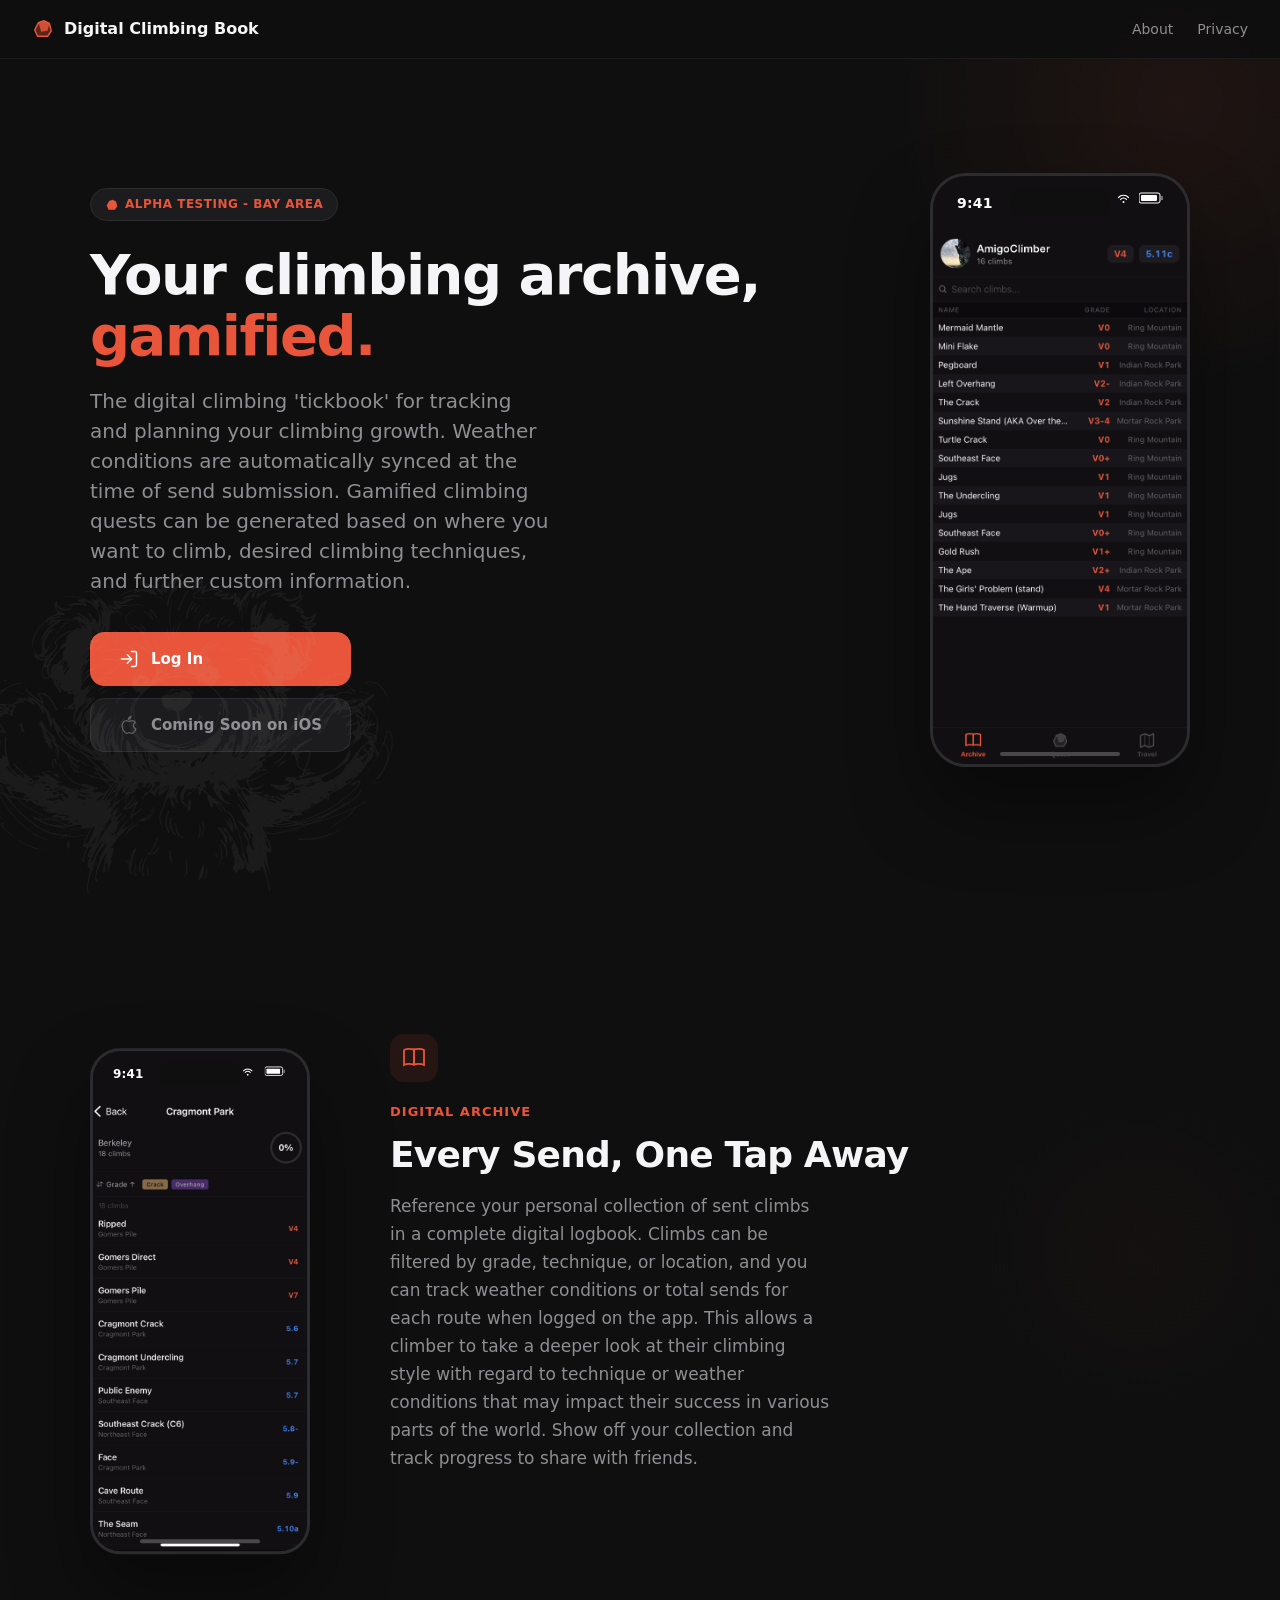
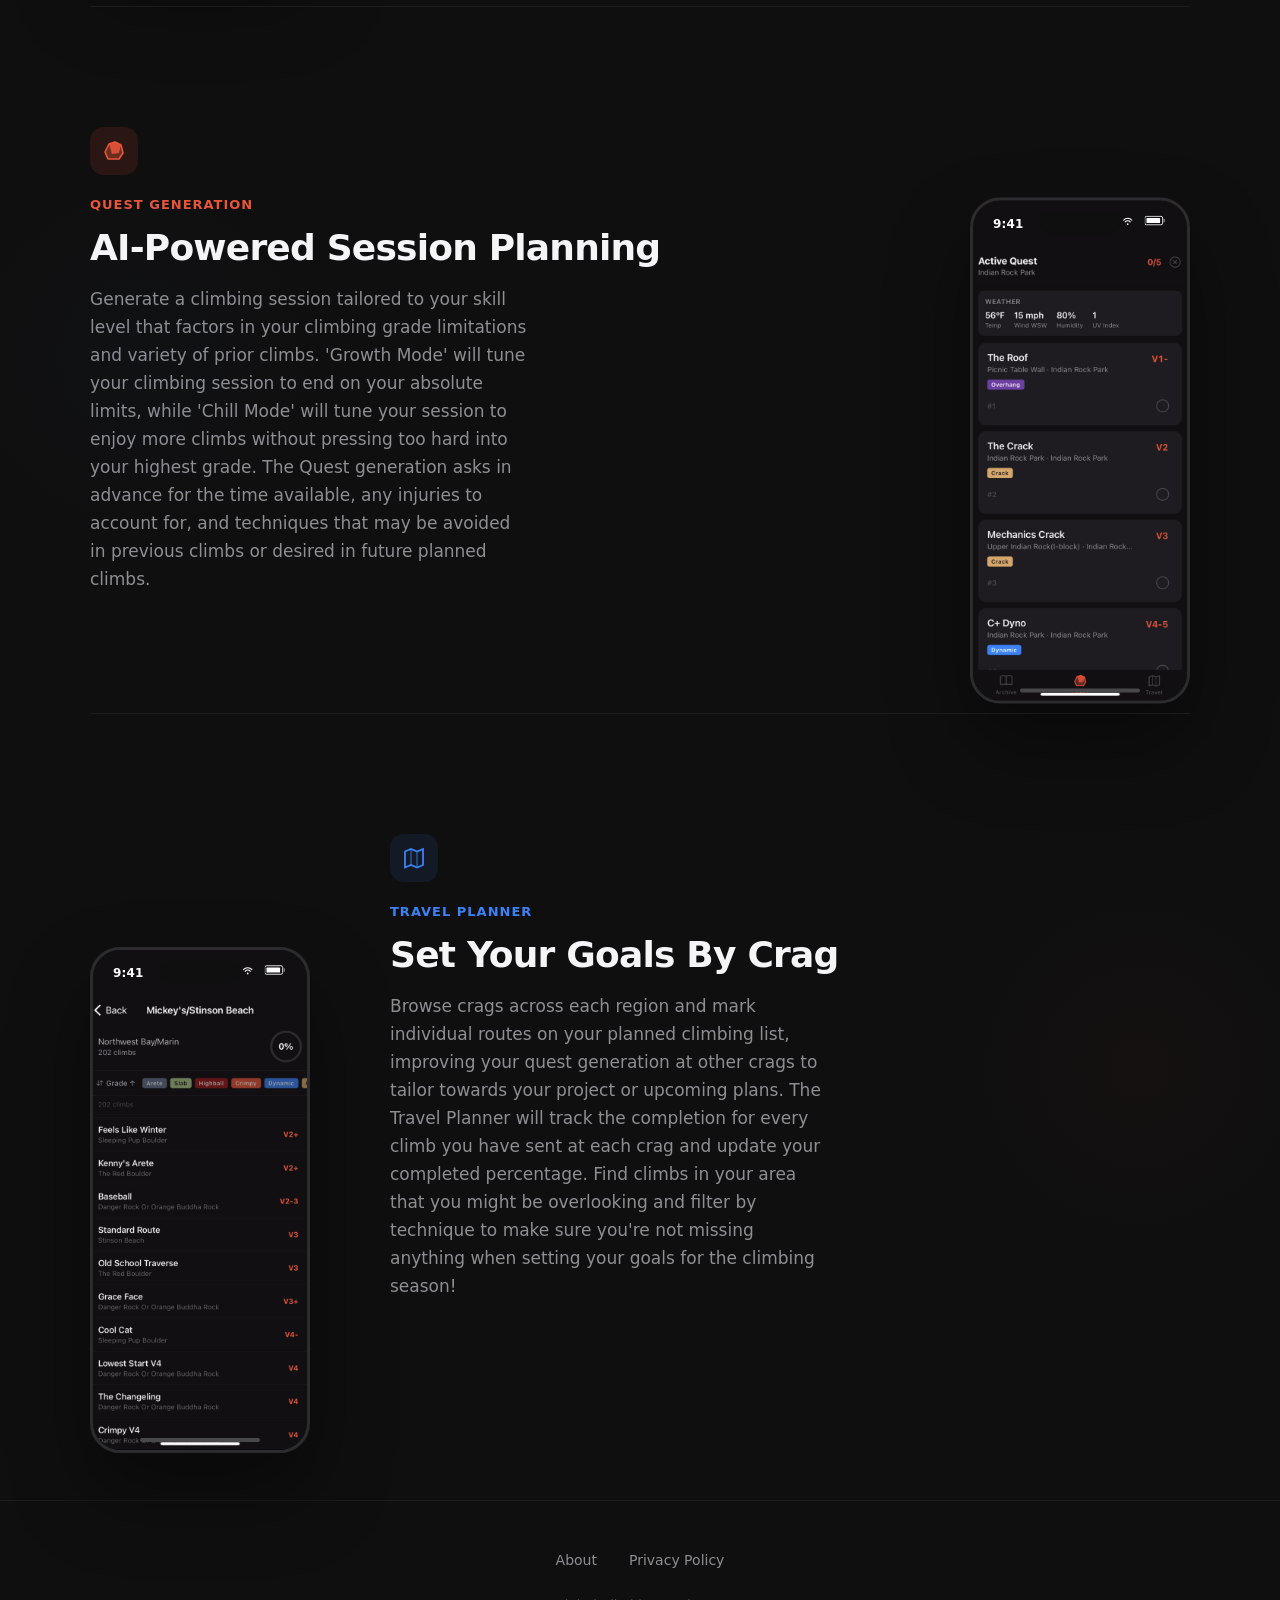
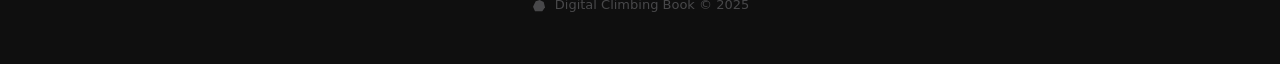
<file: index.html>
<!DOCTYPE html>
<html lang="en">
<head>
  <meta charset="UTF-8">
  <meta name="viewport" content="width=device-width, initial-scale=1.0">
  <title>Digital Climbing Book</title>
  <meta name="description" content="The digital logbook for Bay Area climbers. Track sends, plan sessions with AI, and discover crags across 5 regions.">
  <link rel="stylesheet" href="css/style.css">
  <link rel="icon" type="image/png" sizes="32x32" href="img/favicon.png">
  <link rel="apple-touch-icon" sizes="180x180" href="img/icon-180.png">
</head>
<body>

  <!-- Nav -->
  <nav class="site-nav">
    <a href="/" class="nav-logo">
      <svg width="22" height="22" viewBox="0 0 24 24" fill="none">
        <polygon points="6,20 3,13 7,5 13,3 19,6 21,14 17,20" fill="#E8553A" opacity="0.35"/>
        <polygon points="7,5 13,3 19,6 17,14 10,15" fill="#E8553A" opacity="0.85"/>
        <polygon points="6,20 3,13 7,5 13,3 19,6 21,14 17,20" stroke="#E8553A" stroke-width="1.6" stroke-linejoin="round" fill="none"/>
      </svg>
      <span>Digital Climbing Book</span>
    </a>
    <div class="nav-links">
      <a href="about.html">About</a>
      <a href="privacy.html">Privacy</a>
    </div>
  </nav>

  <!-- Hero -->
  <section class="hero">
    <div class="hero-bear-glow"></div>
    <div class="hero-content">
      <div class="hero-text">
        <div class="hero-badge">
          <svg width="14" height="14" viewBox="0 0 24 24" fill="none">
            <polygon points="6,20 3,13 7,5 13,3 19,6 21,14 17,20" fill="#E8553A"/>
          </svg>
          Alpha Testing - Bay Area
        </div>
        <h1 class="hero-title">Your climbing archive, <span class="accent">gamified.</span></h1>
        <p class="hero-subtitle">The digital climbing 'tickbook' for tracking and planning your climbing growth. Weather conditions are automatically synced at the time of send submission. Gamified climbing quests can be generated based on where you want to climb, desired climbing techniques, and further custom information.</p>
        <div class="hero-cta-group">
          <a href="https://www.digitalclimbingbook.com/app" class="hero-cta hero-cta-login">
            <svg width="20" height="20" viewBox="0 0 24 24" fill="none">
              <path d="M15 3h4a2 2 0 0 1 2 2v14a2 2 0 0 1-2 2h-4" stroke="#FFF" stroke-width="1.8" stroke-linecap="round" stroke-linejoin="round"/>
              <polyline points="10 17 15 12 10 7" stroke="#FFF" stroke-width="1.8" stroke-linecap="round" stroke-linejoin="round"/>
              <line x1="15" y1="12" x2="3" y2="12" stroke="#FFF" stroke-width="1.8" stroke-linecap="round" stroke-linejoin="round"/>
            </svg>
            Log In
          </a>
          <div class="hero-cta hero-cta-ios">
            <svg width="20" height="20" viewBox="0 0 24 24" fill="none">
              <path d="M18.71 19.5c-.83 1.24-1.71 2.45-3.05 2.47-1.34.03-1.77-.79-3.29-.79-1.53 0-2 .77-3.27.81-1.31.05-2.3-1.32-3.14-2.53C4.25 17 2.94 12.45 4.7 9.39c.87-1.52 2.43-2.48 4.12-2.51 1.28-.02 2.5.87 3.29.87.78 0 2.26-1.07 3.8-.91.65.03 2.47.26 3.64 1.98-.09.06-2.17 1.28-2.15 3.81.03 3.02 2.65 4.03 2.68 4.04-.03.07-.42 1.44-1.38 2.83" stroke="#8E8E93" stroke-width="1.5" fill="none"/>
              <path d="M15 1c.1 1.28-.38 2.55-1.17 3.43-.78.89-2.04 1.57-3.33 1.48-.12-1.24.46-2.55 1.19-3.37C12.46 1.67 13.76 1.05 15 1" fill="#8E8E93"/>
            </svg>
            Coming Soon on iOS
          </div>
        </div>
      </div>
      <div class="hero-phone">
        <div class="phone-mockup">
          <img src="img/screen-hero.png" alt="Digital Climbing Book app screenshot" class="phone-screen">
          <div class="phone-status-bar">
            <span class="status-time">9:41</span>
            <span class="status-icons">
              <svg width="16" height="11" viewBox="0 0 16 11"><path d="M1.5 4.5c2.5-3 7.5-3 10 0" stroke="#fff" stroke-width="1.2" fill="none" stroke-linecap="round"/><path d="M3.5 6.5c1.5-2 4.5-2 6 0" stroke="#fff" stroke-width="1.2" fill="none" stroke-linecap="round"/><circle cx="6.5" cy="9" r="1" fill="#fff"/></svg>
              <svg width="24" height="12" viewBox="0 0 24 12"><rect x="0" y="1" width="21" height="10" rx="2" stroke="#fff" stroke-width="1" fill="none"/><rect x="2" y="3" width="16" height="6" rx="1" fill="#fff"/><rect x="22" y="4" width="2" height="4" rx="0.5" fill="#fff" opacity="0.4"/></svg>
            </span>
          </div>
        </div>
      </div>
    </div>
  </section>

  <!-- Features -->
  <div class="features">

    <!-- 1. Archive -->
    <section class="feature-section" data-feature="archive">
      <div class="feature-phone">
        <div class="phone-mockup">
          <img src="img/screen-archive.png" alt="Digital Archive screen" class="phone-screen">
          <div class="phone-status-bar">
            <span class="status-time">9:41</span>
            <span class="status-icons">
              <svg width="16" height="11" viewBox="0 0 16 11"><path d="M1.5 4.5c2.5-3 7.5-3 10 0" stroke="#fff" stroke-width="1.2" fill="none" stroke-linecap="round"/><path d="M3.5 6.5c1.5-2 4.5-2 6 0" stroke="#fff" stroke-width="1.2" fill="none" stroke-linecap="round"/><circle cx="6.5" cy="9" r="1" fill="#fff"/></svg>
              <svg width="24" height="12" viewBox="0 0 24 12"><rect x="0" y="1" width="21" height="10" rx="2" stroke="#fff" stroke-width="1" fill="none"/><rect x="2" y="3" width="16" height="6" rx="1" fill="#fff"/><rect x="22" y="4" width="2" height="4" rx="0.5" fill="#fff" opacity="0.4"/></svg>
            </span>
          </div>
        </div>
      </div>
      <div class="feature-text">
        <div class="feature-icon">
          <svg width="24" height="24" viewBox="0 0 24 24" fill="none">
            <path d="M2 4c2-1 5-1.5 10-0.5v15c-5-1-8-0.5-10 0.5V4z" stroke="#E8553A" stroke-width="1.8" fill="none"/>
            <path d="M22 4c-2-1-5-1.5-10-0.5v15c5-1 8-0.5 10 0.5V4z" stroke="#E8553A" stroke-width="1.8" fill="none"/>
          </svg>
        </div>
        <div class="feature-label">Digital Archive</div>
        <h2 class="feature-title">Every Send, One Tap Away</h2>
        <p class="feature-desc">Reference your personal collection of sent climbs in a complete digital logbook. Climbs can be filtered by grade, technique, or location, and you can track weather conditions or total sends for each route when logged on the app. This allows a climber to take a deeper look at their climbing style with regard to technique or weather conditions that may impact their success in various parts of the world. Show off your collection and track progress to share with friends.</p>
      </div>
    </section>

    <!-- 2. Quest -->
    <section class="feature-section" data-feature="quest">
      <div class="feature-phone">
        <div class="phone-mockup">
          <img src="img/screen-quest.png" alt="Quest Generation screen" class="phone-screen">
          <div class="phone-status-bar">
            <span class="status-time">9:41</span>
            <span class="status-icons">
              <svg width="16" height="11" viewBox="0 0 16 11"><path d="M1.5 4.5c2.5-3 7.5-3 10 0" stroke="#fff" stroke-width="1.2" fill="none" stroke-linecap="round"/><path d="M3.5 6.5c1.5-2 4.5-2 6 0" stroke="#fff" stroke-width="1.2" fill="none" stroke-linecap="round"/><circle cx="6.5" cy="9" r="1" fill="#fff"/></svg>
              <svg width="24" height="12" viewBox="0 0 24 12"><rect x="0" y="1" width="21" height="10" rx="2" stroke="#fff" stroke-width="1" fill="none"/><rect x="2" y="3" width="16" height="6" rx="1" fill="#fff"/><rect x="22" y="4" width="2" height="4" rx="0.5" fill="#fff" opacity="0.4"/></svg>
            </span>
          </div>
        </div>
      </div>
      <div class="feature-text">
        <div class="feature-icon">
          <svg width="24" height="24" viewBox="0 0 24 24" fill="none">
            <polygon points="6,20 3,13 7,5 13,3 19,6 21,14 17,20" fill="#E8553A" opacity="0.35"/>
            <polygon points="7,5 13,3 19,6 17,14 10,15" fill="#E8553A" opacity="0.85"/>
            <polygon points="6,20 3,13 7,5 13,3 19,6 21,14 17,20" stroke="#E8553A" stroke-width="1.6" stroke-linejoin="round" fill="none"/>
          </svg>
        </div>
        <div class="feature-label">Quest Generation</div>
        <h2 class="feature-title">AI-Powered Session Planning</h2>
        <p class="feature-desc">Generate a climbing session tailored to your skill level that factors in your climbing grade limitations and variety of prior climbs. 'Growth Mode' will tune your climbing session to end on your absolute limits, while 'Chill Mode' will tune your session to enjoy more climbs without pressing too hard into your highest grade. The Quest generation asks in advance for the time available, any injuries to account for, and techniques that may be avoided in previous climbs or desired in future planned climbs.</p>
      </div>
    </section>

    <!-- 3. Travel -->
    <section class="feature-section" data-feature="travel">
      <div class="feature-phone">
        <div class="phone-mockup">
          <img src="img/screen-travel.png" alt="Travel Planner screen" class="phone-screen">
          <div class="phone-status-bar">
            <span class="status-time">9:41</span>
            <span class="status-icons">
              <svg width="16" height="11" viewBox="0 0 16 11"><path d="M1.5 4.5c2.5-3 7.5-3 10 0" stroke="#fff" stroke-width="1.2" fill="none" stroke-linecap="round"/><path d="M3.5 6.5c1.5-2 4.5-2 6 0" stroke="#fff" stroke-width="1.2" fill="none" stroke-linecap="round"/><circle cx="6.5" cy="9" r="1" fill="#fff"/></svg>
              <svg width="24" height="12" viewBox="0 0 24 12"><rect x="0" y="1" width="21" height="10" rx="2" stroke="#fff" stroke-width="1" fill="none"/><rect x="2" y="3" width="16" height="6" rx="1" fill="#fff"/><rect x="22" y="4" width="2" height="4" rx="0.5" fill="#fff" opacity="0.4"/></svg>
            </span>
          </div>
        </div>
      </div>
      <div class="feature-text">
        <div class="feature-icon">
          <svg width="24" height="24" viewBox="0 0 24 24" fill="none">
            <path d="M3 5.5l6-2.5 6 2.5 6-2.5v16l-6 2.5-6-2.5-6 2.5V5.5z" stroke="#3B82F6" stroke-width="1.8" fill="none"/>
            <line x1="9" y1="3" x2="9" y2="19" stroke="#3B82F6" stroke-width="1.4" opacity="0.6"/>
            <line x1="15" y1="5.5" x2="15" y2="21.5" stroke="#3B82F6" stroke-width="1.4" opacity="0.6"/>
          </svg>
        </div>
        <div class="feature-label">Travel Planner</div>
        <h2 class="feature-title">Set Your Goals By Crag</h2>
        <p class="feature-desc">Browse crags across each region and mark individual routes on your planned climbing list, improving your quest generation at other crags to tailor towards your project or upcoming plans. The Travel Planner will track the completion for every climb you have sent at each crag and update your completed percentage. Find climbs in your area that you might be overlooking and filter by technique to make sure you're not missing anything when setting your goals for the climbing season!</p>
      </div>
    </section>

    <!-- 4. Grade Intelligence (hidden until screenshot is ready)
    <section class="feature-section" data-feature="grades">
      <div class="feature-phone" style="display:none;">
      </div>
      <div class="feature-text">
        <div class="feature-icon">
          <svg width="24" height="24" viewBox="0 0 24 24" fill="none">
            <rect x="3" y="14" width="4" height="7" rx="1" fill="#E8553A" opacity="0.5"/>
            <rect x="10" y="9" width="4" height="12" rx="1" fill="#E8553A" opacity="0.7"/>
            <rect x="17" y="4" width="4" height="17" rx="1" fill="#E8553A" opacity="0.9"/>
          </svg>
        </div>
        <div class="feature-label">Grade Intelligence</div>
        <h2 class="feature-title">Know Where You Stand</h2>
        <p class="feature-desc">Track your hardest boulder and route grades separately. See your progression and generate sharable content around your climbing quests or favorite climbs.</p>
      </div>
    </section>
    -->

  </div>

  <div style="height: 80px;"></div>

  <!-- Footer -->
  <footer class="site-footer">
    <div class="footer-links">
      <a href="about.html">About</a>
      <a href="privacy.html">Privacy Policy</a>
    </div>
    <div class="footer-copy">
      <svg width="16" height="16" viewBox="0 0 24 24" fill="none">
        <polygon points="6,20 3,13 7,5 13,3 19,6 21,14 17,20" fill="#48484A"/>
      </svg>
      Digital Climbing Book &copy; 2025
    </div>
  </footer>

  <script src="js/main.js"></script>
</body>
</html>
</file>
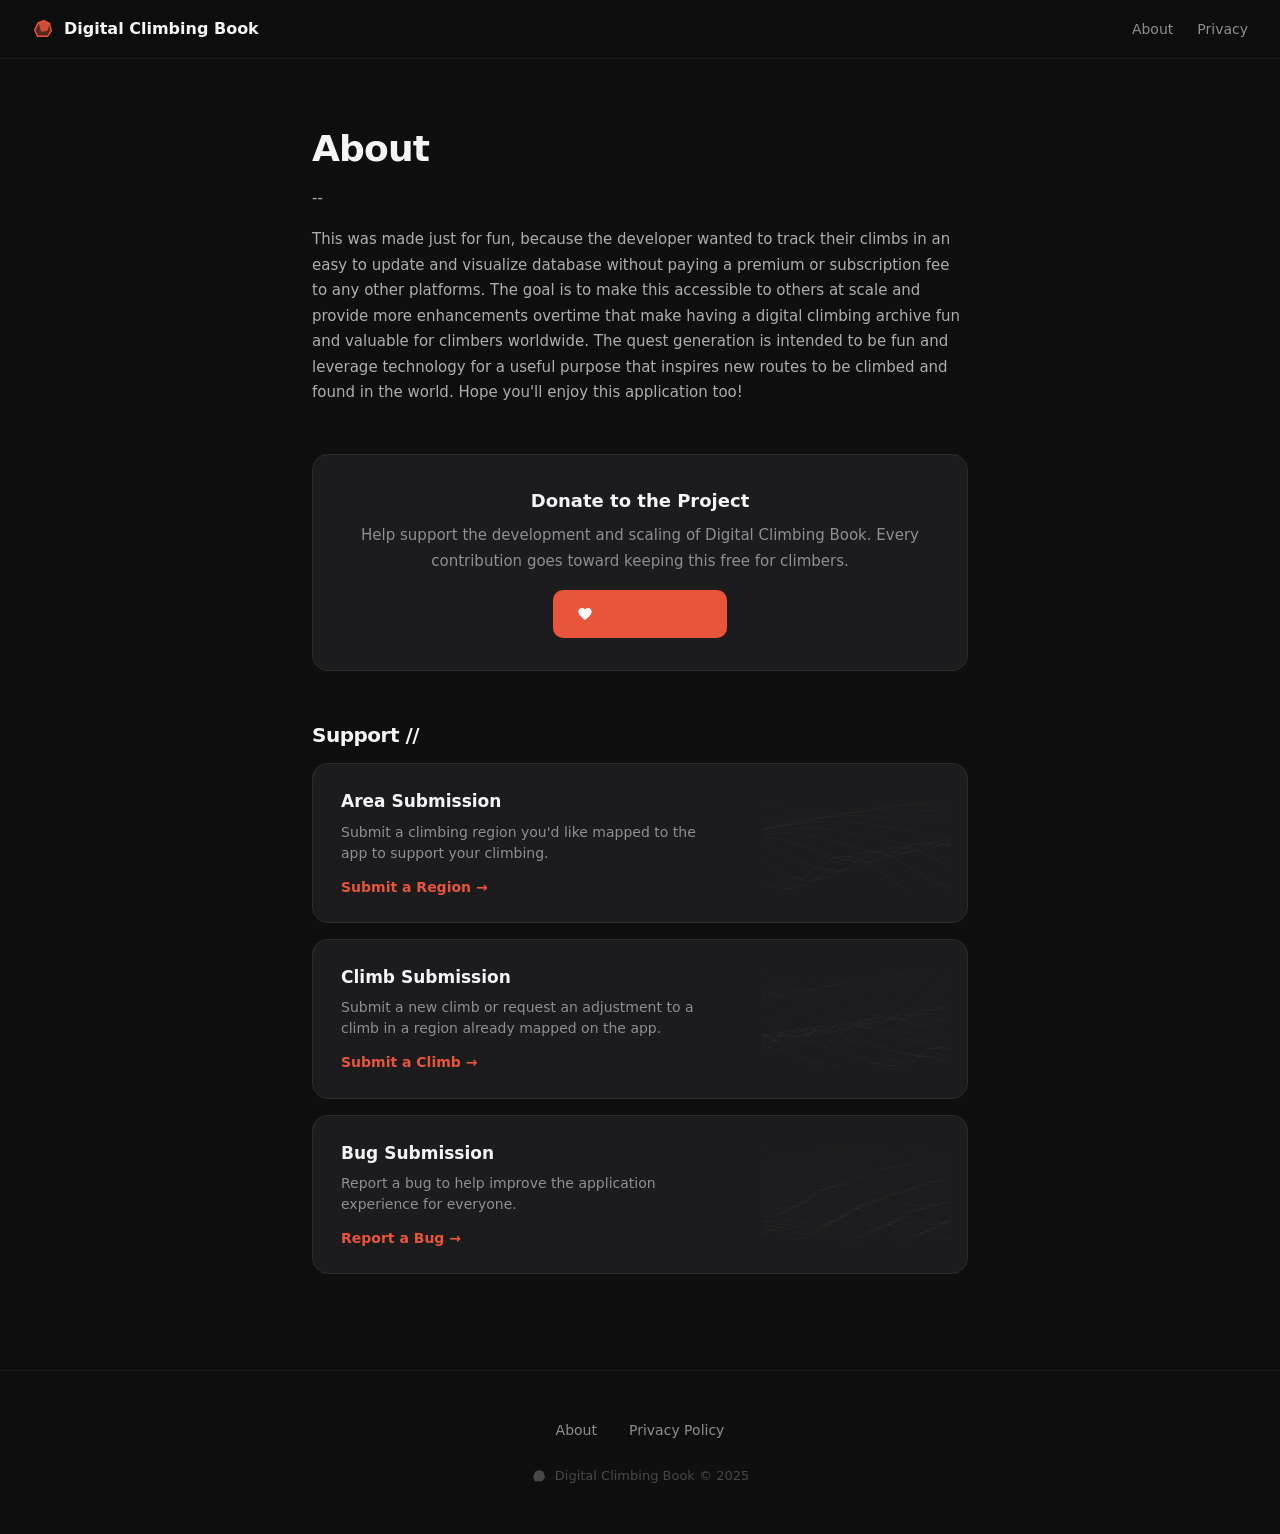
<file: about.html>
<!DOCTYPE html>
<html lang="en">
<head>
  <meta charset="UTF-8">
  <meta name="viewport" content="width=device-width, initial-scale=1.0">
  <title>About — Digital Climbing Book</title>
  <link rel="stylesheet" href="css/style.css">
  <link rel="icon" type="image/png" sizes="32x32" href="img/favicon.png">
  <link rel="apple-touch-icon" sizes="180x180" href="img/icon-180.png">
</head>
<body>

  <!-- Nav -->
  <nav class="site-nav">
    <a href="/" class="nav-logo">
      <svg width="22" height="22" viewBox="0 0 24 24" fill="none">
        <polygon points="6,20 3,13 7,5 13,3 19,6 21,14 17,20" fill="#E8553A" opacity="0.35"/>
        <polygon points="7,5 13,3 19,6 17,14 10,15" fill="#E8553A" opacity="0.85"/>
        <polygon points="6,20 3,13 7,5 13,3 19,6 21,14 17,20" stroke="#E8553A" stroke-width="1.6" stroke-linejoin="round" fill="none"/>
      </svg>
      <span>Digital Climbing Book</span>
    </a>
    <div class="nav-links">
      <a href="about.html">About</a>
      <a href="privacy.html">Privacy</a>
    </div>
  </nav>

  <main class="page-content">
    <h1>About</h1>
    <p class="page-meta">--</p>
    <p>
    This was made just for fun, because the developer wanted to track their climbs in an easy to update and visualize database without paying a premium or subscription fee to any other platforms. The goal is to make this accessible to others at scale and provide more enhancements overtime that make having a digital climbing archive fun and valuable for climbers worldwide. The quest generation is intended to be fun and leverage technology for a useful purpose that inspires new routes to be climbed and found in the world. Hope you'll enjoy this application too!
    </p>

    <!-- Donate Panel -->
    <div class="about-donate">
      <h3>Donate to the Project</h3>
      <p>Help support the development and scaling of Digital Climbing Book. Every contribution goes toward keeping this free for climbers.</p>
      <a href="https://www.givemesheltersf.org/" target="_blank" rel="noopener noreferrer" class="donate-btn">
        <svg width="16" height="16" viewBox="0 0 24 24" fill="none">
          <path d="M12 21.35l-1.45-1.32C5.4 15.36 2 12.28 2 8.5 2 5.42 4.42 3 7.5 3c1.74 0 3.41.81 4.5 2.09C13.09 3.81 14.76 3 16.5 3 19.58 3 22 5.42 22 8.5c0 3.78-3.4 6.86-8.55 11.54L12 21.35z" fill="white"/>
        </svg>
        Donate Now
      </a>
    </div>

    <!-- Support Panel -->
    <div class="about-support">
      <h2 class="support-headline">Support //</h2>

      <!-- 2a: Area Submission -->
      <div class="support-card">
        <div class="support-card-text">
          <h3>Area Submission</h3>
          <p>Submit a climbing region you'd like mapped to the app to support your climbing.</p>
          <a href="area-submission.html" class="support-card-link">Submit a Region &rarr;</a>
        </div>
        <div class="support-card-texture">
          <img src="img/texture-area.png" alt="" aria-hidden="true">
        </div>
      </div>

      <!-- 2b: Climb Submission -->
      <div class="support-card">
        <div class="support-card-text">
          <h3>Climb Submission</h3>
          <p>Submit a new climb or request an adjustment to a climb in a region already mapped on the app.</p>
          <a href="climb-submission.html" class="support-card-link">Submit a Climb &rarr;</a>
        </div>
        <div class="support-card-texture">
          <img src="img/texture-climb.png" alt="" aria-hidden="true">
        </div>
      </div>

      <!-- 2c: Bug Submission -->
      <div class="support-card">
        <div class="support-card-text">
          <h3>Bug Submission</h3>
          <p>Report a bug to help improve the application experience for everyone.</p>
          <a href="bug-submission.html" class="support-card-link">Report a Bug &rarr;</a>
        </div>
        <div class="support-card-texture">
          <img src="img/texture-bug.png" alt="" aria-hidden="true">
        </div>
      </div>

    </div>
  </main>

  <!-- Footer -->
  <footer class="site-footer">
    <div class="footer-links">
      <a href="about.html">About</a>
      <a href="privacy.html">Privacy Policy</a>
    </div>
    <div class="footer-copy">
      <svg width="16" height="16" viewBox="0 0 24 24" fill="none">
        <polygon points="6,20 3,13 7,5 13,3 19,6 21,14 17,20" fill="#48484A"/>
      </svg>
      Digital Climbing Book &copy; 2025
    </div>
  </footer>

</body>
</html>
</file>
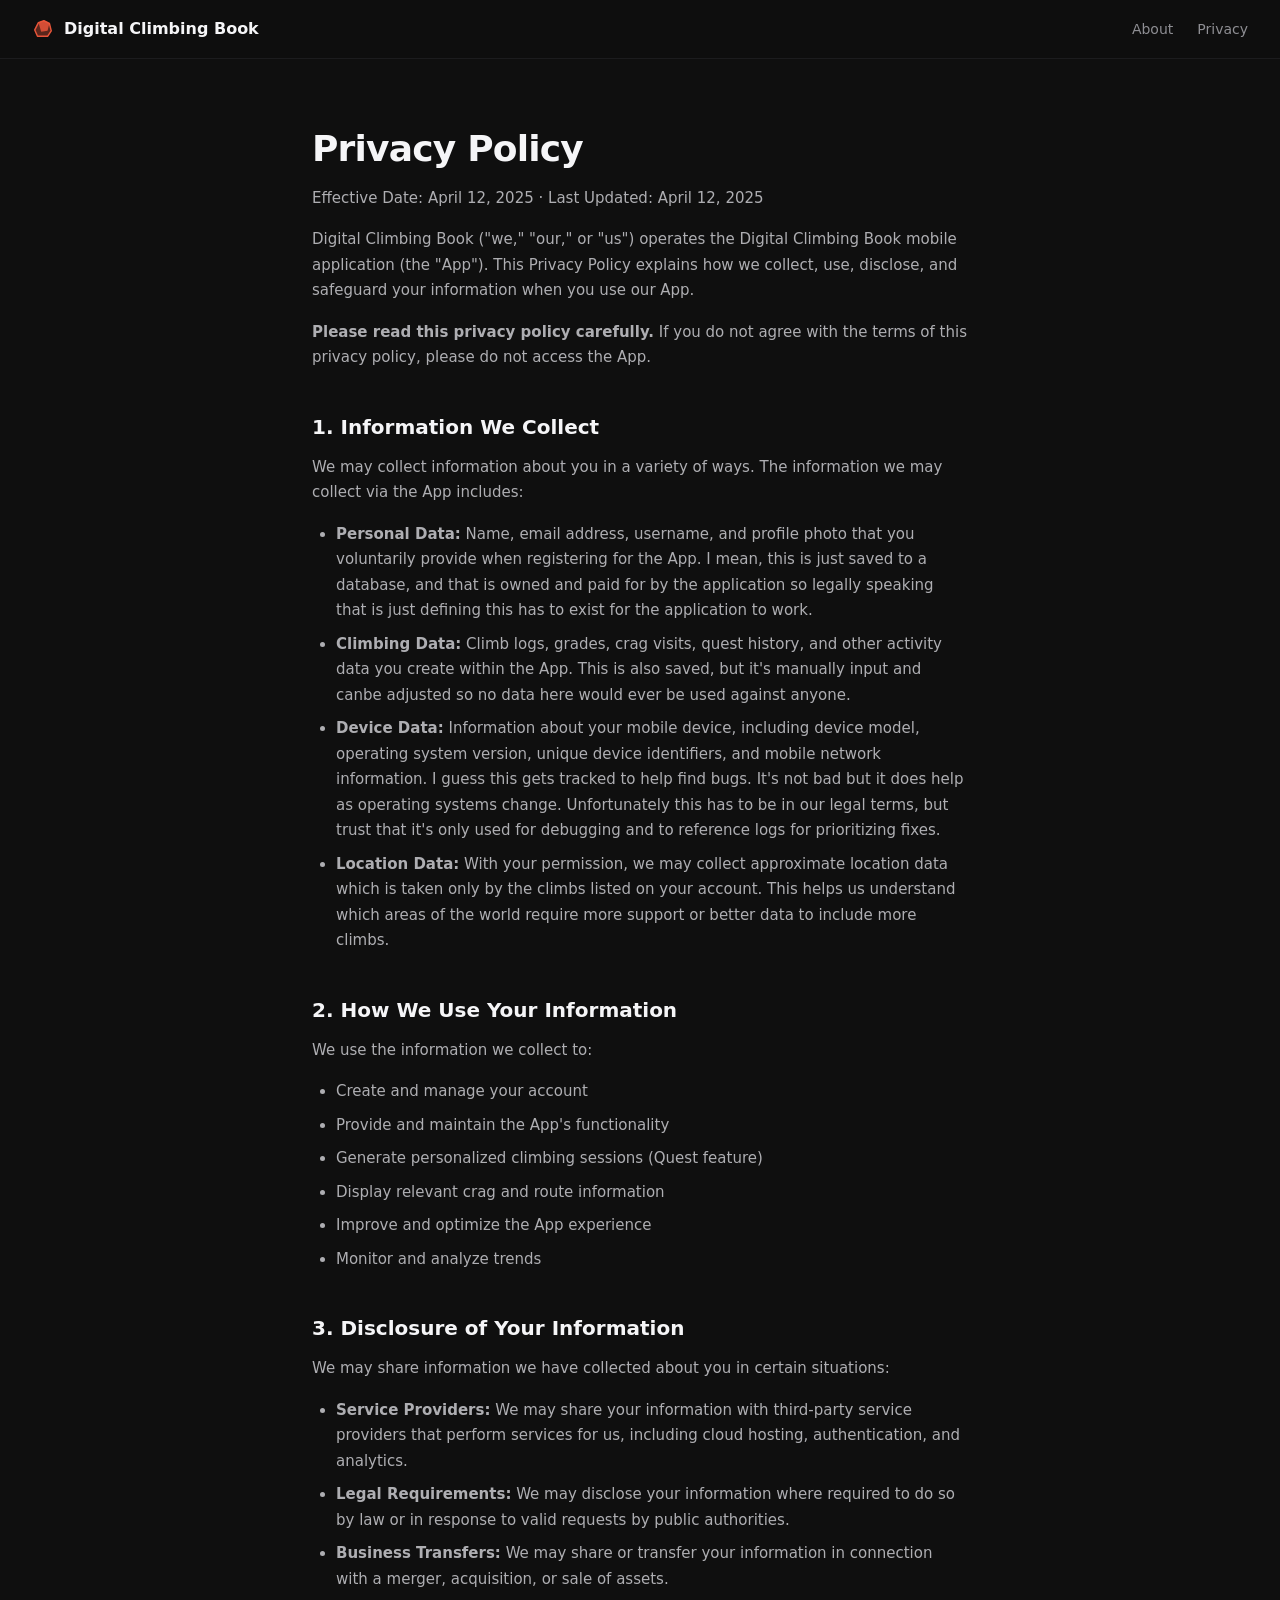
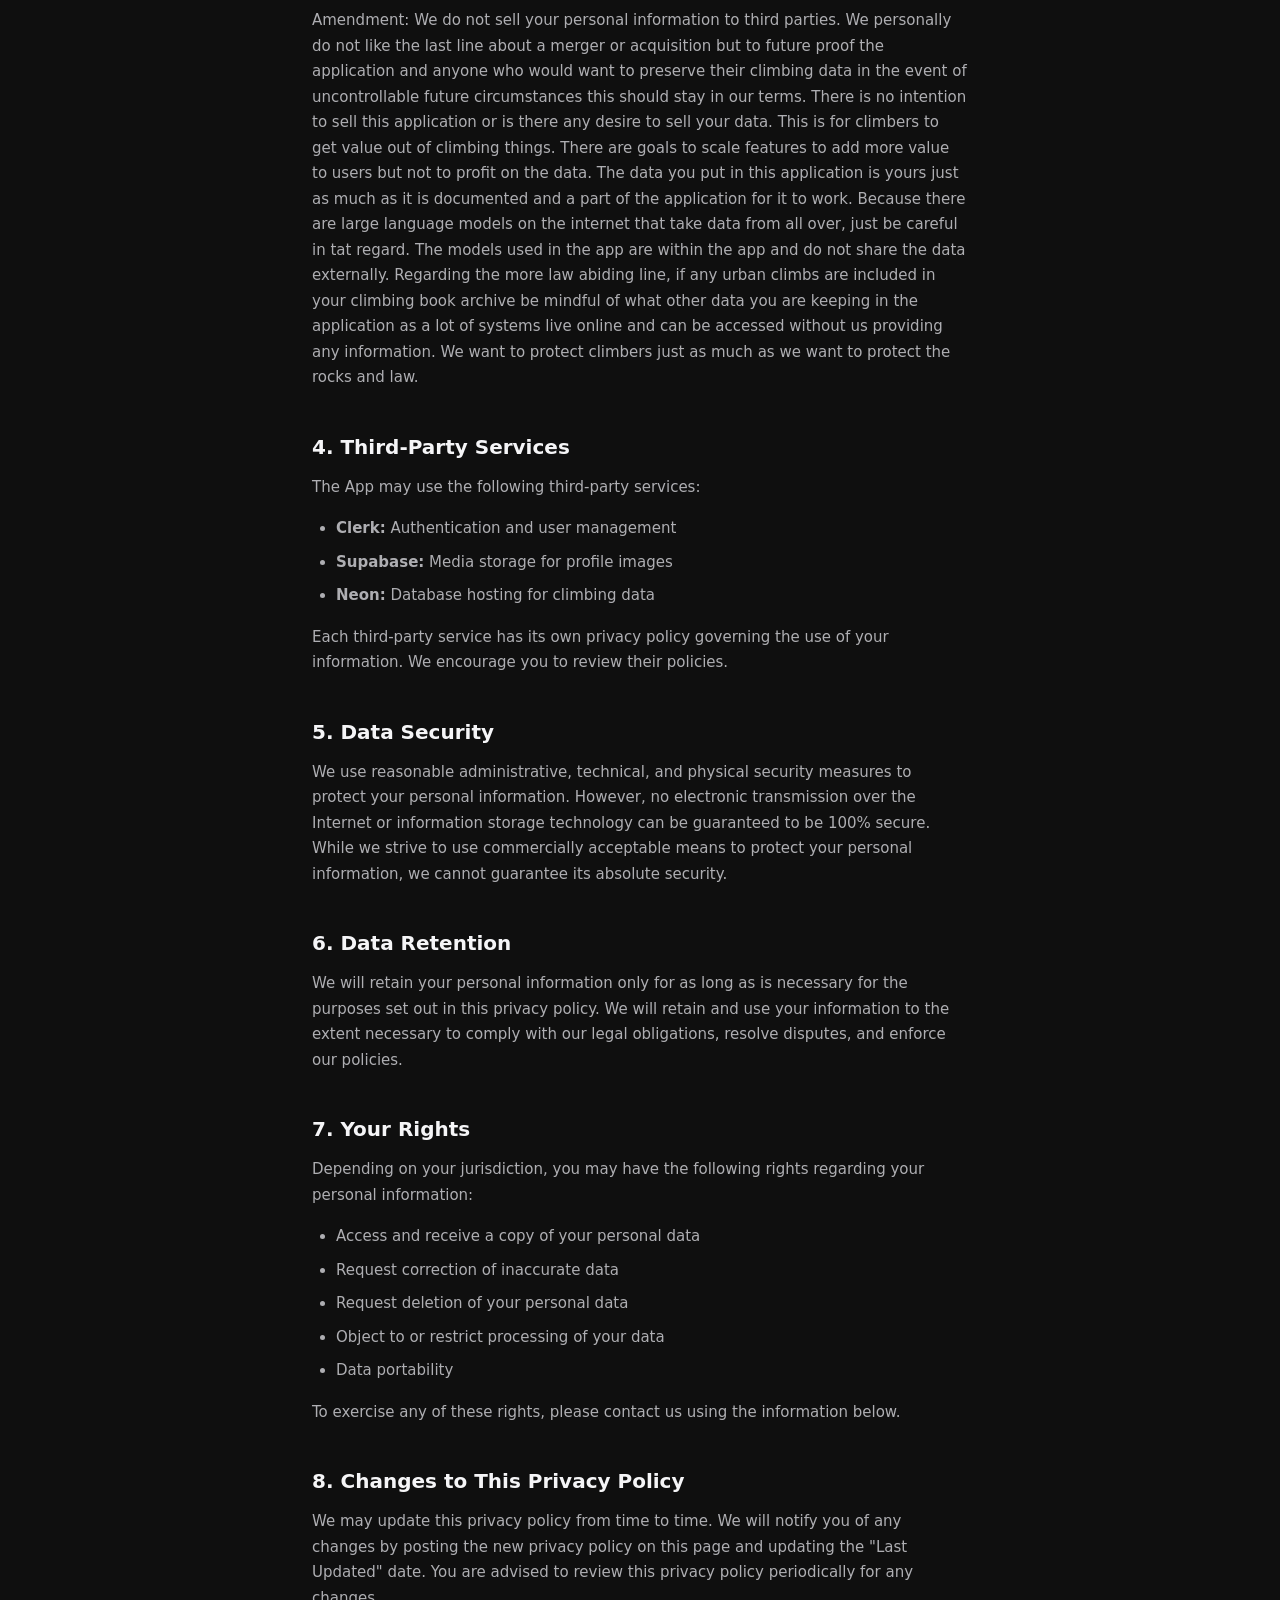
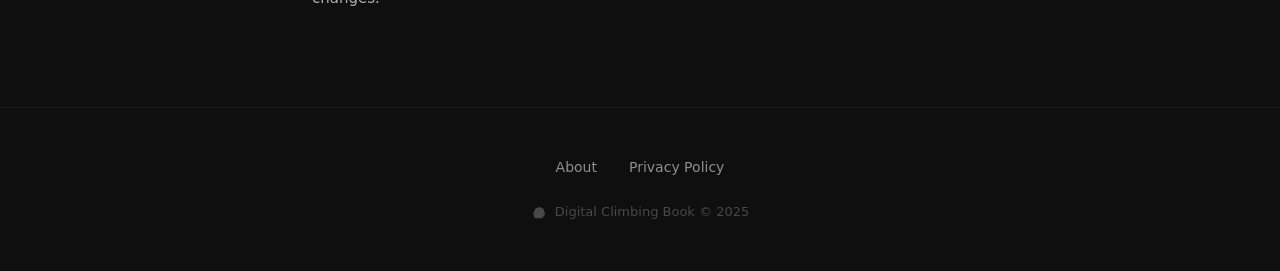
<file: privacy.html>
<!DOCTYPE html>
<html lang="en">
<head>
  <meta charset="UTF-8">
  <meta name="viewport" content="width=device-width, initial-scale=1.0">
  <title>Privacy Policy — Digital Climbing Book</title>
  <link rel="stylesheet" href="css/style.css">
  <link rel="icon" type="image/png" sizes="32x32" href="img/favicon.png">
  <link rel="apple-touch-icon" sizes="180x180" href="img/icon-180.png">
</head>
<body>

  <!-- Nav -->
  <nav class="site-nav">
    <a href="/" class="nav-logo">
      <svg width="22" height="22" viewBox="0 0 24 24" fill="none">
        <polygon points="6,20 3,13 7,5 13,3 19,6 21,14 17,20" fill="#E8553A" opacity="0.35"/>
        <polygon points="7,5 13,3 19,6 17,14 10,15" fill="#E8553A" opacity="0.85"/>
        <polygon points="6,20 3,13 7,5 13,3 19,6 21,14 17,20" stroke="#E8553A" stroke-width="1.6" stroke-linejoin="round" fill="none"/>
      </svg>
      <span>Digital Climbing Book</span>
    </a>
    <div class="nav-links">
      <a href="about.html">About</a>
      <a href="privacy.html">Privacy</a>
    </div>
  </nav>

  <main class="page-content">
    <h1>Privacy Policy</h1>
    <p class="page-meta">Effective Date: April 12, 2025 &middot; Last Updated: April 12, 2025</p>

    <p>Digital Climbing Book ("we," "our," or "us") operates the Digital Climbing Book mobile application (the "App"). This Privacy Policy explains how we collect, use, disclose, and safeguard your information when you use our App.</p>

    <p><strong>Please read this privacy policy carefully.</strong> If you do not agree with the terms of this privacy policy, please do not access the App.</p>

    <h2>1. Information We Collect</h2>
    <p>We may collect information about you in a variety of ways. The information we may collect via the App includes:</p>
    <ul>
      <li><strong>Personal Data:</strong> Name, email address, username, and profile photo that you voluntarily provide when registering for the App. I mean, this is just saved to a database, and that is owned and paid for by the application so legally speaking that is just defining this has to exist for the application to work.</li>
      <li><strong>Climbing Data:</strong> Climb logs, grades, crag visits, quest history, and other activity data you create within the App. This is also saved, but it's manually input and canbe adjusted so no data here would ever be used against anyone.</li>
      <li><strong>Device Data:</strong> Information about your mobile device, including device model, operating system version, unique device identifiers, and mobile network information. I guess this gets tracked to help find bugs. It's not bad but it does help as operating systems change. Unfortunately this has to be in our legal terms, but trust that it's only used for debugging and to reference logs for prioritizing fixes.</li>
      <li><strong>Location Data:</strong> With your permission, we may collect approximate location data which is taken only by the climbs listed on your account. This helps us understand which areas of the world require more support or better data to include more climbs.</li>
    </ul>

    <h2>2. How We Use Your Information</h2>
    <p>We use the information we collect to:</p>
    <ul>
      <li>Create and manage your account</li>
      <li>Provide and maintain the App's functionality</li>
      <li>Generate personalized climbing sessions (Quest feature)</li>
      <li>Display relevant crag and route information</li>
      <li>Improve and optimize the App experience</li>
      <li>Monitor and analyze trends</li>
    </ul>

    <h2>3. Disclosure of Your Information</h2>
    <p>We may share information we have collected about you in certain situations:</p>
    <ul>
      <li><strong>Service Providers:</strong> We may share your information with third-party service providers that perform services for us, including cloud hosting, authentication, and analytics.</li>
      <li><strong>Legal Requirements:</strong> We may disclose your information where required to do so by law or in response to valid requests by public authorities.</li>
      <li><strong>Business Transfers:</strong> We may share or transfer your information in connection with a merger, acquisition, or sale of assets.</li>
    </ul>

    <p>Amendment: We do not sell your personal information to third parties. We personally do not like the last line about a merger or acquisition but to future proof the application and anyone who would want to preserve their climbing data in the event of uncontrollable future circumstances this should stay in our terms. There is no intention to sell this application or is there any desire to sell your data. This is for climbers to get value out of climbing things. There are goals to scale features to add more value to users but not to profit on the data. The data you put in this application is yours just as much as it is documented and a part of the application for it to work. Because there are large language models on the internet that take data from all over, just be careful in tat regard. The models used in the app are within the app and do not share the data externally. Regarding the more law abiding line, if any urban climbs are included in your climbing book archive be mindful of what other data you are keeping in the application as a lot of systems live online and can be accessed without us providing any information. We want to protect climbers just as much as we want to protect the rocks and law.</p>

    <h2>4. Third-Party Services</h2>
    <p>The App may use the following third-party services:</p>
    <ul>
      <li><strong>Clerk:</strong> Authentication and user management</li>
      <li><strong>Supabase:</strong> Media storage for profile images</li>
      <li><strong>Neon:</strong> Database hosting for climbing data</li>
    </ul>
    <p>Each third-party service has its own privacy policy governing the use of your information. We encourage you to review their policies.</p>

    <h2>5. Data Security</h2>
    <p>We use reasonable administrative, technical, and physical security measures to protect your personal information. However, no electronic transmission over the Internet or information storage technology can be guaranteed to be 100% secure. While we strive to use commercially acceptable means to protect your personal information, we cannot guarantee its absolute security.</p>

    <h2>6. Data Retention</h2>
    <p>We will retain your personal information only for as long as is necessary for the purposes set out in this privacy policy. We will retain and use your information to the extent necessary to comply with our legal obligations, resolve disputes, and enforce our policies.</p>

    <h2>7. Your Rights</h2>
    <p>Depending on your jurisdiction, you may have the following rights regarding your personal information:</p>
    <ul>
      <li>Access and receive a copy of your personal data</li>
      <li>Request correction of inaccurate data</li>
      <li>Request deletion of your personal data</li>
      <li>Object to or restrict processing of your data</li>
      <li>Data portability</li>
    </ul>
    <p>To exercise any of these rights, please contact us using the information below.</p>

    <h2>8. Changes to This Privacy Policy</h2>
    <p>We may update this privacy policy from time to time. We will notify you of any changes by posting the new privacy policy on this page and updating the "Last Updated" date. You are advised to review this privacy policy periodically for any changes.</p>

  </main>

  <!-- Footer -->
  <footer class="site-footer">
    <div class="footer-links">
      <a href="about.html">About</a>
      <a href="privacy.html">Privacy Policy</a>
    </div>
    <div class="footer-copy">
      <svg width="16" height="16" viewBox="0 0 24 24" fill="none">
        <polygon points="6,20 3,13 7,5 13,3 19,6 21,14 17,20" fill="#48484A"/>
      </svg>
      Digital Climbing Book &copy; 2025
    </div>
  </footer>

</body>
</html>
</file>
<file: css/style.css>
/* ===== RESET & BASE ===== */
*, *::before, *::after { margin: 0; padding: 0; box-sizing: border-box; }
html { scroll-behavior: smooth; }
body {
  font-family: -apple-system, BlinkMacSystemFont, 'SF Pro Text', 'SF Pro Display', 'Helvetica Neue', system-ui, sans-serif;
  background: #0F0F0F;
  color: #F5F5F7;
  line-height: 1.6;
  -webkit-font-smoothing: antialiased;
  overflow-x: hidden;
}
a { color: #E8553A; text-decoration: none; }
a:hover { opacity: 0.85; }
img { max-width: 100%; display: block; }

/* ===== NAV ===== */
.site-nav {
  position: fixed;
  top: 0; left: 0; right: 0;
  z-index: 100;
  padding: 16px 32px;
  display: flex;
  justify-content: space-between;
  align-items: center;
  background: rgba(15, 15, 15, 0.85);
  backdrop-filter: blur(20px);
  -webkit-backdrop-filter: blur(20px);
  border-bottom: 0.5px solid #1C1C1E;
}
.nav-logo {
  display: flex;
  align-items: center;
  gap: 10px;
  font-size: 16px;
  font-weight: 700;
  color: #F5F5F7;
}
.nav-logo svg { flex-shrink: 0; }
.nav-links { display: flex; gap: 24px; }
.nav-links a {
  font-size: 14px;
  font-weight: 500;
  color: #8E8E93;
  transition: color 0.2s;
}
.nav-links a:hover { color: #F5F5F7; }

/* ===== HERO ===== */
.hero {
  min-height: 100vh;
  display: flex;
  align-items: center;
  justify-content: center;
  padding: 120px 32px 80px;
  position: relative;
  overflow: hidden;
}
.hero::before {
  content: '';
  position: absolute;
  top: -200px; right: -200px;
  width: 600px; height: 600px;
  background: radial-gradient(circle, rgba(232, 85, 58, 0.08) 0%, transparent 70%);
  pointer-events: none;
}
.hero::after {
  content: '';
  position: absolute;
  bottom: -80px; left: -60px;
  width: 500px; height: 500px;
  background: url('../img/bear-mascot-light.png') no-repeat center / contain;
  opacity: 0.07;
  pointer-events: none;
  z-index: 0;
}
.hero-content {
  max-width: 1100px;
  width: 100%;
  display: flex;
  align-items: center;
  gap: 80px;
}
.hero-text { flex: 1; }
.hero-badge {
  display: inline-flex;
  align-items: center;
  gap: 6px;
  background: #1C1C1E;
  border: 1px solid #2C2C2E;
  border-radius: 20px;
  padding: 6px 14px;
  font-size: 12px;
  font-weight: 600;
  color: #E8553A;
  margin-bottom: 24px;
  letter-spacing: 0.5px;
  text-transform: uppercase;
}
.hero-title {
  font-size: 56px;
  font-weight: 800;
  line-height: 1.08;
  letter-spacing: -1.5px;
  margin-bottom: 20px;
}
.hero-title .accent { color: #E8553A; }
.hero-subtitle {
  font-size: 20px;
  color: #8E8E93;
  line-height: 1.5;
  margin-bottom: 36px;
  max-width: 460px;
}

/* Hero CTA Group */
.hero-cta-group {
  display: inline-flex;
  flex-direction: column;
  gap: 12px;
}
.hero-cta {
  display: inline-flex;
  align-items: center;
  gap: 12px;
  background: #1C1C1E;
  border: 1px solid #2C2C2E;
  border-radius: 14px;
  padding: 14px 28px;
  color: #8E8E93;
  font-size: 15px;
  font-weight: 600;
  cursor: default;
  transition: border-color 0.2s, opacity 0.2s;
}
.hero-cta svg { opacity: 0.6; }

/* Log In button — active, clickable, accent */
.hero-cta-login {
  background: #E8553A;
  border-color: #E8553A;
  color: #FFF;
  cursor: pointer;
}
.hero-cta-login svg { opacity: 1; }
.hero-cta-login:hover {
  opacity: 0.9;
  color: #FFF;
}

/* Coming Soon on iOS — greyed out */
.hero-cta-ios {
  cursor: default;
}
.hero-cta-ios:hover { border-color: #48484A; opacity: 1; }

.hero-phone { flex-shrink: 0; position: relative; z-index: 2; }

/* ===== PHONE MOCKUP ===== */
.phone-mockup {
  width: 260px;
  height: 594px;
  background: #110f12;
  border-radius: 36px;
  border: 3px solid #2C2C2E;
  display: flex;
  align-items: center;
  justify-content: center;
  position: relative;
  overflow: hidden;
  box-shadow: 0 40px 80px rgba(0,0,0,0.4);
}
.phone-mockup-inner {
  text-align: center;
  padding: 20px;
}
.phone-mockup-inner svg { margin: 0 auto 16px; opacity: 0.3; }
.phone-mockup-inner p {
  font-size: 13px;
  color: #48484A;
  font-weight: 500;
}
/* Screenshot image inside phone */
.phone-screen {
  width: 100%;
  height: calc(100% - 54px);
  object-fit: cover;
  object-position: top;
  border-radius: 0 0 33px 33px;
  position: absolute;
  top: 54px;
  left: 0;
}
.feature-phone .phone-screen {
  height: calc(100% - 46px);
  top: 46px;
  border-radius: 0 0 27px 27px;
}

/* Phone Status Bar */
.phone-status-bar {
  position: absolute;
  top: 0;
  left: 0;
  right: 0;
  height: 54px;
  background: #110f12;
  border-radius: 33px 33px 0 0;
  display: flex;
  align-items: flex-start;
  justify-content: space-between;
  padding: 16px 24px 0;
  z-index: 3;
}
.feature-phone .phone-status-bar {
  height: 46px;
  border-radius: 27px 27px 0 0;
  padding: 14px 20px 0;
}
.status-time {
  font-size: 14px;
  font-weight: 600;
  color: #fff;
  font-family: -apple-system, BlinkMacSystemFont, 'SF Pro Text', system-ui, sans-serif;
  letter-spacing: 0.2px;
}
.feature-phone .status-time {
  font-size: 12px;
}
.status-icons {
  display: flex;
  align-items: center;
  gap: 6px;
}
.feature-phone .status-icons svg {
  transform: scale(0.85);
}

/* Notch */
.phone-mockup::before {
  content: '';
  position: absolute;
  top: 12px;
  left: 50%;
  transform: translateX(-50%);
  width: 100px;
  height: 28px;
  background: #0F0F0F;
  border-radius: 14px;
  z-index: 4;
}
/* Bottom home indicator bar */
.phone-mockup::after {
  content: '';
  position: absolute;
  bottom: 8px;
  left: 50%;
  transform: translateX(-50%);
  width: 120px;
  height: 4px;
  background: #48484A;
  border-radius: 2px;
  z-index: 4;
}

/* ===== FEATURE SECTIONS ===== */
.features {
  padding: 0 32px;
  position: relative;
}

.feature-section {
  max-width: 1100px;
  margin: 0 auto;
  padding: 100px 0;
  display: flex;
  align-items: center;
  gap: 80px;
  opacity: 0;
  transform: translateY(40px);
  transition: opacity 0.7s ease, transform 0.7s ease;
  position: relative;
}
/* Ambient lighting on feature sections */
.feature-section::after {
  content: '';
  position: absolute;
  width: 400px;
  height: 400px;
  border-radius: 50%;
  pointer-events: none;
  z-index: 0;
}
.feature-section:nth-child(odd)::after {
  right: -150px;
  top: 50%;
  transform: translateY(-50%);
  background: radial-gradient(circle, rgba(232, 85, 58, 0.025) 0%, transparent 65%);
}
.feature-section:nth-child(even)::after {
  left: -150px;
  top: 50%;
  transform: translateY(-50%);
  background: radial-gradient(circle, rgba(59, 130, 246, 0.02) 0%, transparent 65%);
}
.feature-section.visible {
  opacity: 1;
  transform: translateY(0);
}
.feature-section:nth-child(even) { flex-direction: row-reverse; }
.feature-section + .feature-section {
  border-top: 0.5px solid #1C1C1E;
}

.feature-text { flex: 1; }
.feature-icon {
  display: inline-flex;
  align-items: center;
  justify-content: center;
  width: 48px;
  height: 48px;
  background: rgba(232, 85, 58, 0.1);
  border-radius: 14px;
  margin-bottom: 20px;
}
.feature-label {
  font-size: 13px;
  font-weight: 700;
  color: #E8553A;
  text-transform: uppercase;
  letter-spacing: 1px;
  margin-bottom: 12px;
}
.feature-title {
  font-size: 36px;
  font-weight: 800;
  line-height: 1.15;
  letter-spacing: -0.8px;
  margin-bottom: 16px;
}
.feature-desc {
  font-size: 17px;
  color: #8E8E93;
  line-height: 1.65;
  max-width: 440px;
}
.feature-phone { flex-shrink: 0; position: relative; z-index: 2; }
.feature-phone .phone-mockup {
  width: 220px;
  height: 506px;
  border-radius: 30px;
}
.feature-phone .phone-mockup::before {
  width: 80px;
  height: 24px;
  top: 10px;
  border-radius: 12px;
}

/* Section-specific accent colors */
.feature-section[data-feature="quest"] .feature-icon {
  background: rgba(232, 85, 58, 0.12);
}
.feature-section[data-feature="travel"] .feature-icon {
  background: rgba(59, 130, 246, 0.1);
}
.feature-section[data-feature="travel"] .feature-label {
  color: #3B82F6;
}
.feature-section[data-feature="grades"] .feature-icon {
  background: rgba(232, 85, 58, 0.08);
}

/* ===== FOOTER ===== */
.site-footer {
  border-top: 0.5px solid #1C1C1E;
  padding: 48px 32px;
  text-align: center;
}
.footer-links {
  display: flex;
  justify-content: center;
  gap: 32px;
  margin-bottom: 24px;
}
.footer-links a {
  font-size: 14px;
  color: #8E8E93;
  font-weight: 500;
}
.footer-links a:hover { color: #F5F5F7; }
.footer-copy {
  font-size: 13px;
  color: #48484A;
  display: flex;
  align-items: center;
  justify-content: center;
  gap: 8px;
}

/* ===== LEGAL / ABOUT PAGES ===== */
.page-content {
  max-width: 720px;
  margin: 0 auto;
  padding: 120px 32px 80px;
}
.page-content h1 {
  font-size: 36px;
  font-weight: 800;
  letter-spacing: -0.8px;
  margin-bottom: 8px;
}
.page-meta {
  font-size: 14px;
  color: #48484A;
  margin-bottom: 48px;
}
.page-content h2 {
  font-size: 20px;
  font-weight: 700;
  margin-top: 40px;
  margin-bottom: 12px;
  color: #F5F5F7;
}
.page-content p, .page-content ul {
  font-size: 15px;
  color: #AEAEB2;
  line-height: 1.7;
  margin-bottom: 16px;
}
.page-content ul { padding-left: 24px; }
.page-content li { margin-bottom: 8px; }
.page-content a { color: #E8553A; }

/* About page — Donate panel */
.about-donate {
  background: #1C1C1E;
  border: 1px solid #2C2C2E;
  border-radius: 16px;
  padding: 32px;
  margin-top: 48px;
  text-align: center;
}
.about-donate h3 {
  font-size: 18px;
  font-weight: 700;
  margin-bottom: 8px;
  color: #F5F5F7;
}
.about-donate p {
  font-size: 15px;
  color: #8E8E93;
  margin-bottom: 16px;
}
.donate-btn {
  display: inline-flex;
  align-items: center;
  gap: 8px;
  background: #E8553A;
  color: #FFF;
  padding: 12px 24px;
  border-radius: 10px;
  font-weight: 600;
  font-size: 15px;
  transition: opacity 0.2s;
}
.donate-btn:hover { opacity: 0.9; color: #FFF; }

/* About page — Support section */
.about-support {
  margin-top: 48px;
}
.support-headline {
  font-size: 24px;
  font-weight: 800;
  letter-spacing: -0.5px;
  margin-bottom: 20px;
  color: #F5F5F7;
}

/* Support cards */
.support-card {
  display: flex;
  align-items: stretch;
  background: #1C1C1E;
  border: 1px solid #2C2C2E;
  border-radius: 16px;
  overflow: hidden;
  margin-bottom: 16px;
  min-height: 140px;
}
.support-card-text {
  flex: 2;
  padding: 24px 28px;
  display: flex;
  flex-direction: column;
  justify-content: center;
}
.support-card-text h3 {
  font-size: 17px;
  font-weight: 700;
  color: #F5F5F7;
  margin-bottom: 6px;
}
.support-card-text p {
  font-size: 14px;
  color: #8E8E93;
  line-height: 1.5;
  margin-bottom: 12px;
}
.support-card-link {
  font-size: 14px;
  font-weight: 700;
  color: #E8553A;
  transition: opacity 0.2s;
}
.support-card-link:hover { opacity: 0.8; }
.support-card-texture {
  flex: 1;
  display: flex;
  align-items: center;
  justify-content: center;
  padding: 16px;
  opacity: 0.35;
}
.support-card-texture img {
  width: 100%;
  height: 100%;
  object-fit: contain;
}

/* ===== RESPONSIVE ===== */
@media (max-width: 768px) {
  .site-nav { padding: 14px 20px; }
  .nav-logo span { display: none; }
  .nav-links { gap: 16px; }
  .nav-links a { font-size: 13px; }

  .hero { padding: 100px 20px 60px; }
  .hero-content {
    flex-direction: column;
    text-align: center;
    gap: 48px;
  }
  .hero-title { font-size: 36px; letter-spacing: -1px; }
  .hero-subtitle { font-size: 17px; margin: 0 auto 32px; }
  .hero-badge { margin-bottom: 20px; }
  .hero-cta-group { align-items: center; }

  .features { padding: 0 20px; }
  .feature-section {
    flex-direction: column !important;
    text-align: center;
    gap: 40px;
    padding: 60px 0;
  }
  .feature-title { font-size: 28px; }
  .feature-desc { margin: 0 auto; font-size: 15px; }

  .page-content { padding: 100px 20px 60px; }
  .page-content h1 { font-size: 28px; }

  .support-card {
    flex-direction: column;
    min-height: auto;
  }
  .support-card-text {
    padding: 20px;
  }
  .support-card-texture {
    height: 100px;
    padding: 12px 20px;
  }

  .site-footer { padding: 36px 20px; }
}
</file>
